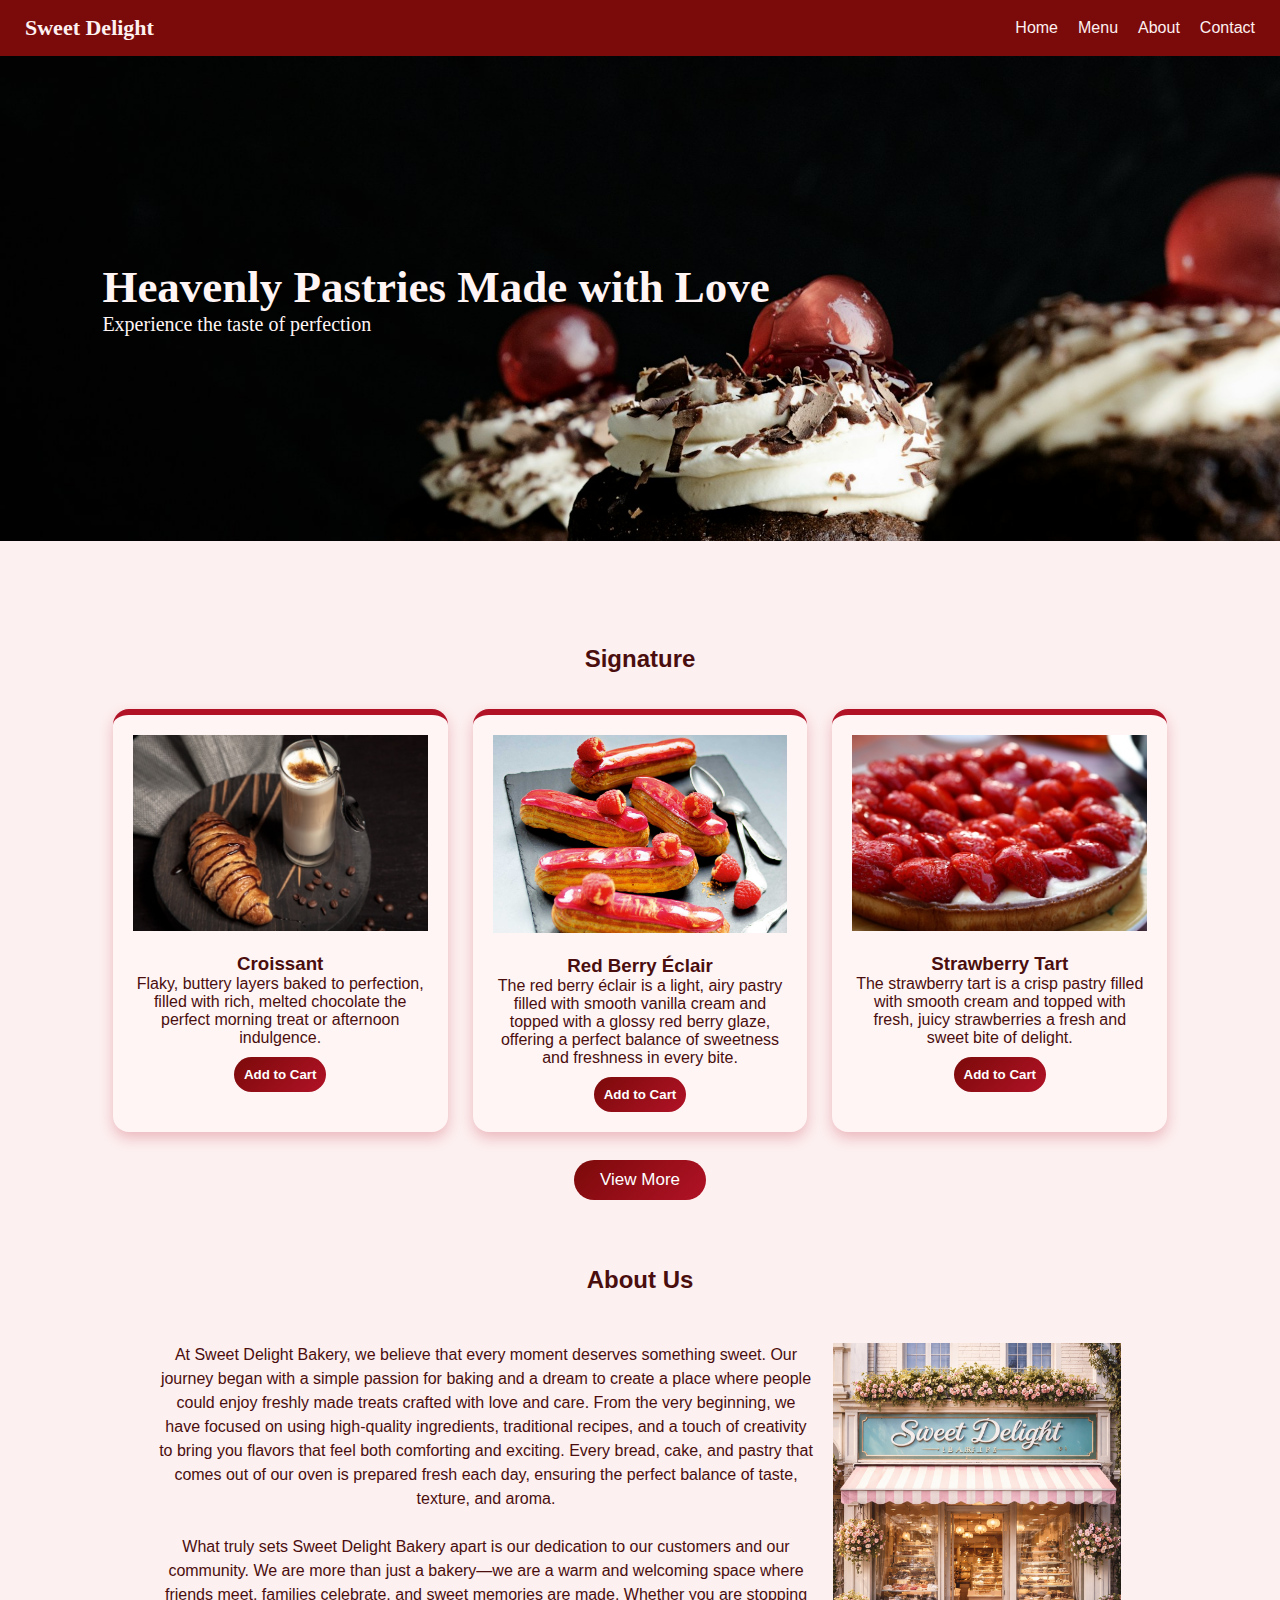
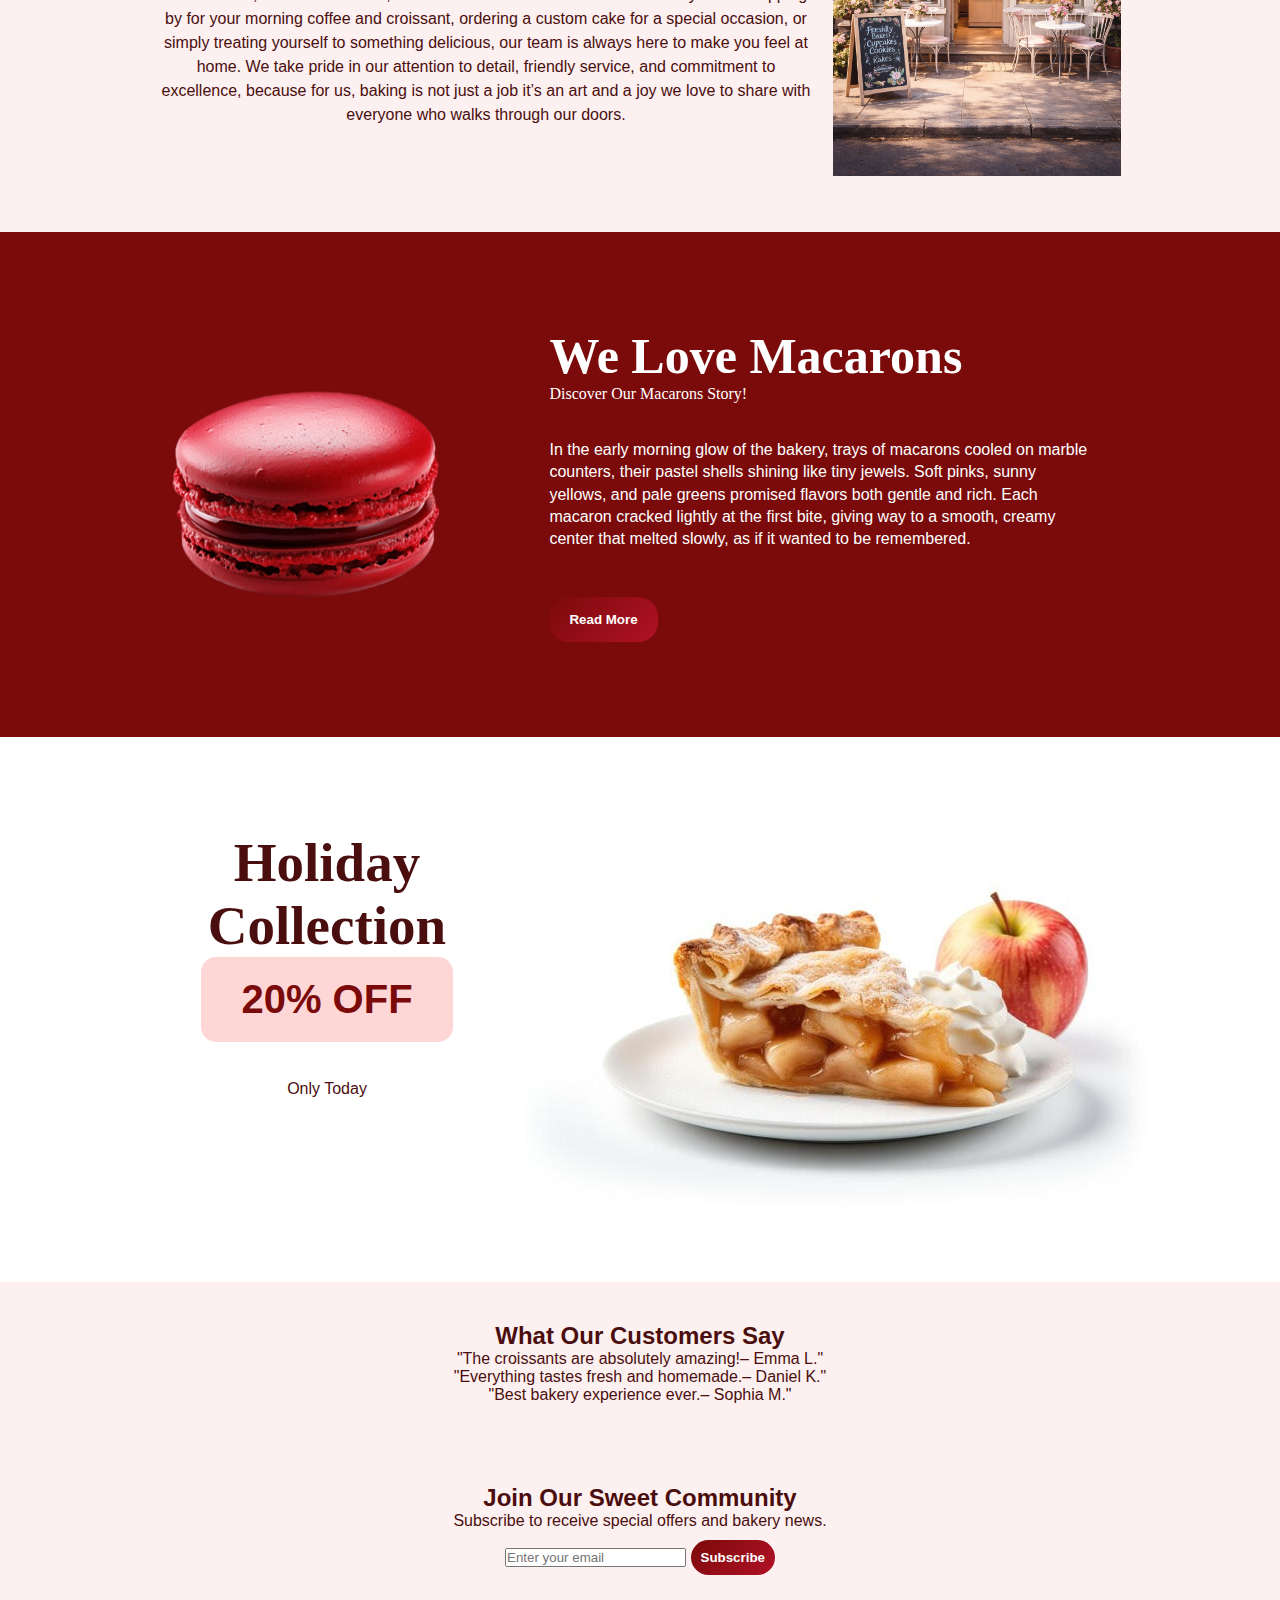
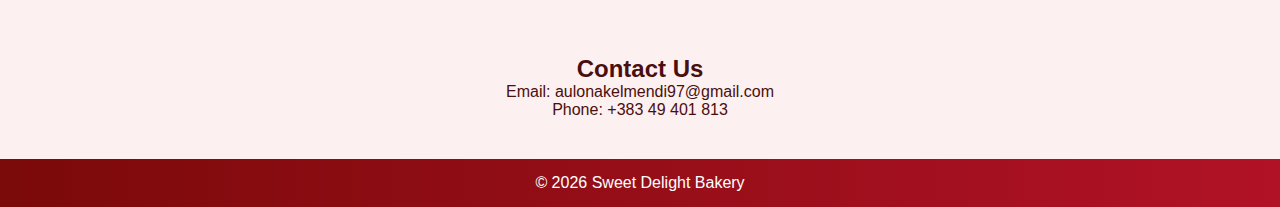
<file: pages/index.html>
<!DOCTYPE html>
<html lang="en">
<head>
    <meta charset="UTF-8">
    <title>Sweet Delight Bakery</title>

    
    <meta name="viewport" content="width=device-width, initial-scale=1.0">
    <meta name="description" content="Sweet Delight Bakery – Fresh pastries made with love every day.">
    <meta name="keywords" content="bakery, pastries, croissant, macarons, desserts">
    <meta name="author" content="Sweet Delight Bakery">

    <link rel="stylesheet" href="../style/style.css">
</head>
<body>

<nav class="navbar">
    <div class="logo">Sweet Delight</div> 
    <div class="menu-toggle" onclick="toggleMenu()">☰</div>

    <ul class="nav-links" id="navLinks">
        <li><a href="#home">Home</a></li>
        <li><a href="pastries.html">Menu</a></li>
        <li><a href="#about">About</a></li>
        <li><a href="#contact">Contact</a></li>
    </ul>
</nav>

<section id="home" class="hero fade-in">
    <h2>Heavenly Pastries Made with Love</h2>
    <p>Experience the taste of perfection</p>
</section>

<section id="menu" class="fade-in">
    <h2>Signature</h2><br><br>

    <div class="menu-container">
        <div class="card">
            <a href="menu.html">
                <img src="../images/croissant.jpg" alt="Fresh buttery croissant">
            </a><br><br>
            <h3>Croissant</h3>
            <p>Flaky, buttery layers baked to perfection, filled with rich, melted chocolate  the perfect morning treat or afternoon indulgence.</p>
             <button id="button">Add to Cart</button> 
        </div>

        <div class="card">
            <a href="chocolateeclera.html">
                <img src="../images/eclair.jpg" alt="Chocolate éclair">
            </a><br><br>
            <h3>Red Berry Éclair</h3>
            <p> The red berry éclair is a light, airy pastry filled with smooth vanilla cream and topped with a glossy red berry glaze, offering a perfect balance of sweetness and freshness in every bite.</p>
            <button>Add to Cart</button>
        </div>

        <div class="card">
            <a href="StrawberryTart.html">
                <img src="../images/tart.jpg" alt="Strawberry tart">
            </a><br><br>
            <h3>Strawberry Tart</h3>
            <p>The strawberry tart is a crisp pastry filled with smooth cream and topped with fresh, juicy strawberries a fresh and sweet bite of delight.</p>
            <button>Add to Cart</button>
        </div>
    </div><br>

    <button class="more"><a href="pastries.html">View More</a></button>
</section>


<section id="about" class="fade-in">
    <h2>About Us</h2><br>
    <div class="aboutus">
        <p>
            At Sweet Delight Bakery, we believe that every moment deserves something sweet. 
            Our journey began with a simple passion for baking and a dream to create a place where people could 
            enjoy freshly made treats crafted with love and care. From the very beginning, we have focused on 
            using high-quality ingredients, traditional recipes, and a touch of creativity to bring you flavors 
            that feel both comforting and exciting. Every bread, cake, and pastry that comes out of our oven is 
            prepared fresh each day, ensuring the perfect balance of taste, texture, and aroma. <br><br>

            What truly sets Sweet Delight Bakery apart is our dedication to our customers and our community. 
            We are more than just a bakery—we are a warm and welcoming space where friends meet, families 
            celebrate, and sweet memories are made. Whether you are stopping by for your morning coffee and 
            croissant, ordering a custom cake for a special occasion, or simply treating yourself to something 
            delicious, our team is always here to make you feel at home. We take pride in our attention to detail, 
            friendly service, and commitment to excellence, because for us, baking is not just a job
            it’s an art and a joy we love to share with everyone who walks through our doors.
        </p>
        <img src="../images/bakery.png" alt="Sweet Delight Bakery">
    </div>
</section>


<div class="macarons fade-in">
    <div class="macaronsContainer">
        <img src="../images/bg.png" alt="Macarons">
        <div class="macaronsContent">
            <h2>We Love Macarons</h2>
            <h4>Discover Our Macarons Story!</h4><br><br>
            <p>
                In the early morning glow of the bakery, trays of macarons cooled on marble 
                counters, their pastel shells shining like tiny jewels. Soft pinks, sunny 
                yellows, and pale greens promised flavors both gentle and rich. Each macaron 
                cracked lightly at the first bite, giving way to a smooth, creamy center that 
                melted slowly, as if it wanted to be remembered.
            </p><br><br>
            <a href="macarons.html" style="text-decoration: none;">
                <button style="padding: 15px 20px;">Read More</button>
            </a>
        </div>
    </div>
</div>


<div class="applepie fade-in">
    <div class="pieContainer">
        <div class="pieContent">
            <h2>Holiday Collection</h2>
            <h3>20% OFF</h3><br><br>
            <p>Only Today</p>
        </div>
        <img src="../images/applepiee.jpg" alt="Apple pie">
    </div>
</div>


<section id="testimonials" class="fade-in">
    <h2>What Our Customers Say</h2>
    <div class="testimonial-container">
        <div class="testimonial">
            <p>"The croissants are absolutely amazing!– Emma L."</p>
        </div>
        <div class="testimonial">
            <p>"Everything tastes fresh and homemade.– Daniel K."</p>
        </div>
        <div class="testimonial">
            <p>"Best bakery experience ever.– Sophia M."</p>
        </div>
    </div>
</section>


<section class="newsletter fade-in">
    <h2>Join Our Sweet Community</h2>
    <p>Subscribe to receive special offers and bakery news.</p>
    <form>
        <input type="email" class="input" placeholder="Enter your email" required>
        <button type="submit">Subscribe</button>
    </form>
</section>

<section id="contact">
    <h2>Contact Us</h2>
    <p>Email: aulonakelmendi97@gmail.com</p>
    <p>Phone: +383 49 401 813</p>
</section>

<footer>
    <p>© 2026 Sweet Delight Bakery</p>
</footer>



<script src="../script/script.js"></script>
</body>
</html>
</file>
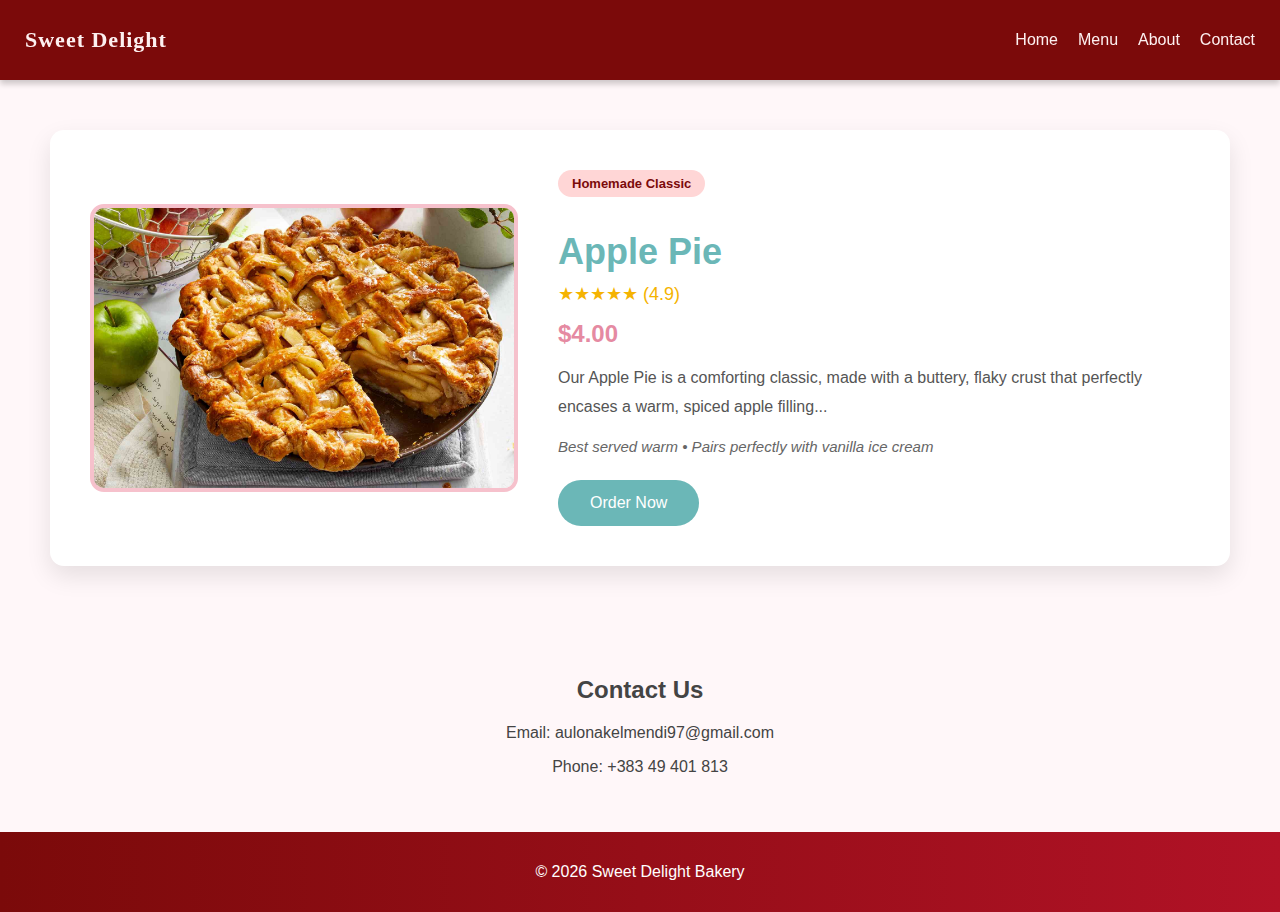
<file: pages/applepie.html>
<!DOCTYPE html>
<html lang="en">
<head>
  <meta charset="UTF-8">
  <title>Apple Pie | Sweet Delight Bakery</title>

  <style>
    body {
      margin: 0;
      font-family: "Segoe UI", sans-serif;
      background-color: #fff7f9;
      color: #444;
    }

.navbar {
    display: flex;
    justify-content: space-between;
    align-items: center;
    background: #7b0a0a;
    padding: 15px 25px;
    box-shadow: 0 4px 6px rgba(0,0,0,0.2);
    position: sticky;
    top: 0;
    z-index: 1000;
}

.logo {
    color: #fdf0f0;
    font-size: 22px;
    font-weight: bold;
    font-family: Brush Script MT;
    letter-spacing: 1px;
}

.nav-links {
    list-style: none;
    display: flex;
    gap: 20px;
}

.nav-links li a {
    color: #fdf0f0;
    text-decoration: none;
    font-family: Arial;
    position: relative; 
}

.nav-links li a:hover {
    color: #ffd6d6;
}

.nav-links li a::after {
    content: "";
    position: absolute;
    width: 0;
    height: 2px;
    left: 0;
    bottom: -4px;
    background: #ffd6d6;
    transition: width 0.3s ease;
}

.nav-links li a:hover::after {
    width: 100%;
}

.menu-toggle {
    display: none;
    font-size: 26px;
    color: #fdf0f0;
    cursor: pointer;
}

.container {
  max-width: 1100px;
  margin: 50px auto;
  background: #ffffff;
  padding: 40px;
  border-radius: 14px;
  box-shadow: 0 10px 25px rgba(0,0,0,0.1);
  animation: fadeUp 1s ease;
}

.product {
  display: flex;
  gap: 40px;
  flex-wrap: wrap;
  align-items: center;
}

.product img {
  max-width: 420px;
  width: 100%;
  border-radius: 14px;
  border: 4px solid #f6c1cc;
  transition: transform 0.5s ease, box-shadow 0.5s ease;
}

.product img:hover {
  transform: scale(1.06) rotate(-1deg);
  box-shadow: 0 16px 32px rgba(0,0,0,0.25);
}

.product-details {
  flex: 1;
}

.tag {
  display: inline-block;
  background: #ffd6d6;
  color: #7b0a0a;
  padding: 6px 14px;
  border-radius: 20px;
  font-size: 13px;
  font-weight: bold;
  margin-bottom: 10px;
}

h1 {
  font-size: 36px;
  color: #6bb7b7;
  margin-bottom: 10px;
}

.rating {
  color: #f5b301;
  font-size: 18px;
  margin-bottom: 10px;
}

.price {
  font-size: 24px;
  color: #e58aa2;
  margin: 15px 0;
  font-weight: bold;
}

.description {
  font-size: 16px;
  line-height: 1.8;
  color: #555;
}

.serving {
  margin-top: 15px;
  font-size: 15px;
  color: #666;
  font-style: italic;
}

.btn {
  display: inline-block;
  margin-top: 25px;
  padding: 14px 32px;
  background-color: #6bb7b7;
  color: #ffffff;
  text-decoration: none;
  border-radius: 30px;
  font-size: 16px;
  transition: 0.3s ease;
}

.btn:hover {
  background-color: #559e9e;
  transform: translateY(-2px);
  box-shadow: 0 8px 18px rgba(0,0,0,0.25); 
}

section {
  padding: 40px 20px;
  text-align: center;
}

footer {
  background: linear-gradient(90deg, #7b0a0a, #b11226);
  color: white;
  text-align: center;
  padding: 15px;
}

@media (max-width: 768px) {
  .menu-toggle {
    display: block; 
  }

  .nav-links {
    display: none; 
    flex-direction: column;
    background: #7b0a0a;
    position: absolute;
    top: 65px;
    right: 0;
    width: 200px;
    padding: 20px;
  }

  .nav-links.active {
    display: flex; 
  }

  .product {
    text-align: center;
  }
}

@keyframes fadeUp {
  from {
    opacity: 0;
    transform: translateY(25px);
  }
  to {
    opacity: 1;
    transform: translateY(0);
  }
}
  </style>
</head>
<body>

<nav class="navbar">
  <div class="logo">Sweet Delight</div>
  <div class="menu-toggle" onclick="toggleMenu()">☰</div>

  <ul class="nav-links" id="navLinks">
    <li><a href="index.html">Home</a></li>
    <li><a href="pastries.html">Menu</a></li>
    <li><a href="index.html#about">About</a></li>
    <li><a href="#contact">Contact</a></li>
  </ul>
</nav>

<div class="container">
  <div class="product">
    <img src="../images/applepie.jpg" alt="applepie">

    <div class="product-details">
      <span class="tag">Homemade Classic</span>

      <h1>Apple Pie</h1>
      <div class="rating">★★★★★ (4.9)</div>

      <p class="price">$4.00</p>

      <p class="description">
        Our Apple Pie is a comforting classic, made with a buttery, flaky crust 
        that perfectly encases a warm, spiced apple filling...
      </p>

      <div class="serving">
        Best served warm • Pairs perfectly with vanilla ice cream
      </div>

      <a href="#" class="btn">Order Now</a>

      
      <p id="cartMessage" style="display:none; margin-top:15px; color:#7b0a0a; font-weight:bold;">
        In the cart – Enjoy ❤️
      </p>
    </div>
  </div>
</div>

<section id="contact">
  <h2>Contact Us</h2>
  <p>Email: aulonakelmendi97@gmail.com</p>
  <p>Phone: +383 49 401 813</p>
</section>

<footer>
  <p>© 2026 Sweet Delight Bakery</p>
</footer>

<script>
  function toggleMenu() {
    document.getElementById("navLinks").classList.toggle("active");
  }

  const orderBtn = document.querySelector(".btn");
  const cartMessage = document.getElementById("cartMessage");

  orderBtn.addEventListener("click", function (e) {
    e.preventDefault();
    cartMessage.style.display = "block";
  });
</script>

</body>
</html>
</file>
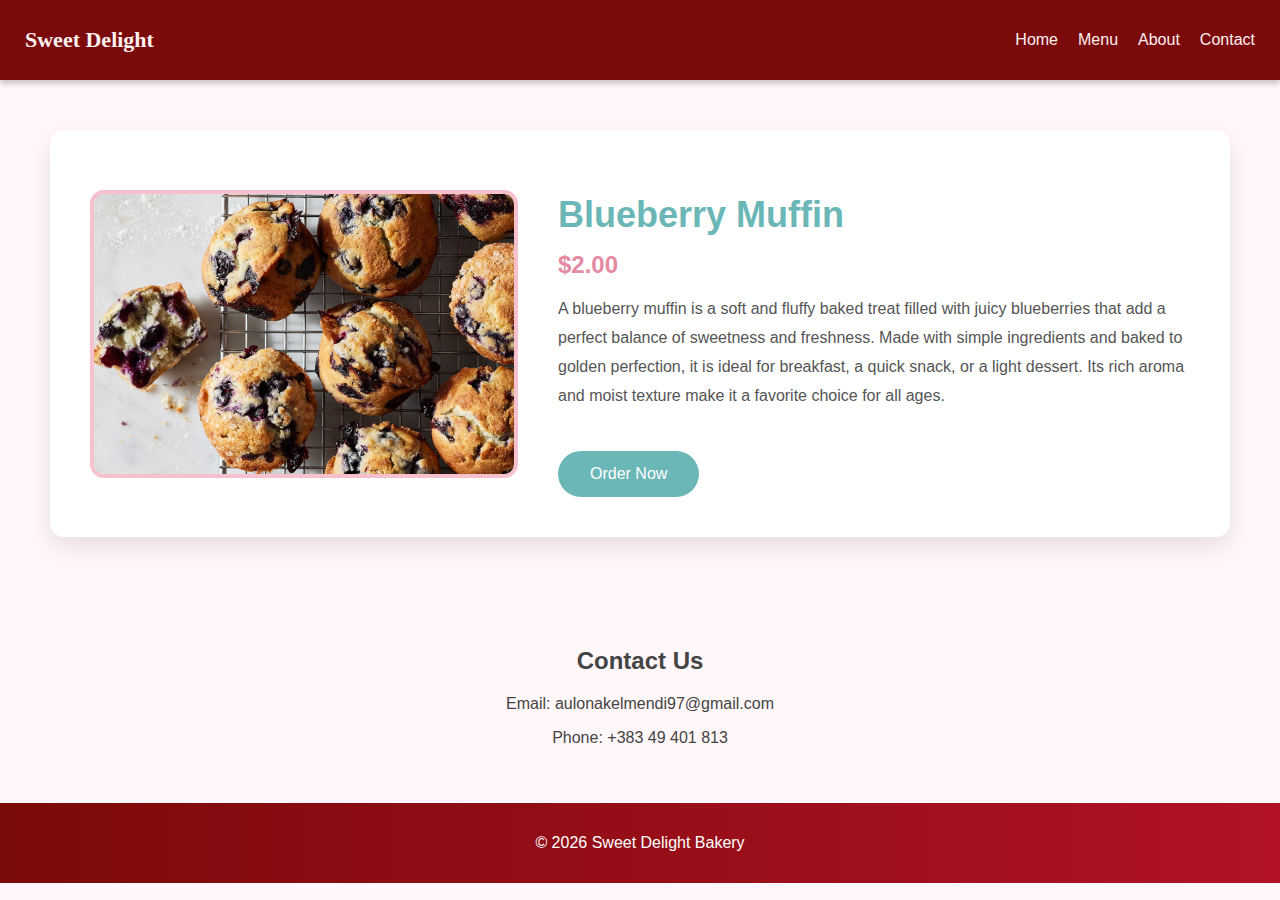
<file: pages/blueberrymuffin.html>
<!DOCTYPE html>
<html lang="en">
<head>
  <meta charset="UTF-8">
  <title>Blueberry Muffin | Sweet Delight Bakery</title>

  <style>
    body {
      margin: 0;
      font-family: "Segoe UI", sans-serif;
      background-color: #fff7f9;
      color: #444;
    }

    /******** NAVBAR ********/
.navbar {
    display: flex;
    justify-content: space-between;
    align-items: center;
    background: #7b0a0a;
    padding: 15px 25px;
    box-shadow: 0 4px 6px rgba(0,0,0,0.2);
}

.logo {
    color: #fdf0f0;
    font-size: 22px;
    font-weight: bold;
    font-family: Brush Script MT;
}

.nav-links {
    list-style: none;
    display: flex;
    gap: 20px;
}

.nav-links li a {
    color: #fdf0f0;
    text-decoration: none;
    font-family: Arial;
}

.nav-links li a:hover {
    color: #ffd6d6;
}

.menu-toggle {
    display: none;
    font-size: 26px;
    color: #fdf0f0;
    cursor: pointer;
}

    .container {
      max-width: 1100px;
      margin: 50px auto;
      background: #ffffff;
      padding: 40px;
      border-radius: 14px;
      box-shadow: 0 10px 25px rgba(0,0,0,0.1);
    }

    .product {
      display: flex;
      gap: 40px;
      flex-wrap: wrap;
      align-items: center;
    }

    .product img {
      max-width: 420px;
      width: 100%;
      border-radius: 14px;
      border: 4px solid #f6c1cc;
    }

    .product-details {
      flex: 1;
    }

    h1 {
      font-size: 36px;
      color: #6bb7b7;
      margin-bottom: 10px;
    }

    .price {
      font-size: 24px;
      color: #e58aa2;
      margin: 15px 0;
      font-weight: bold;
    }

    .description {
      font-size: 16px;
      line-height: 1.8;
      color: #555;
    }

    .btn {
      display: inline-block;
      margin-top: 25px;
      padding: 14px 32px;
      background-color: #6bb7b7;
      color: #ffffff;
      text-decoration: none;
      border-radius: 30px;
      font-size: 16px;
      transition: 0.3s ease;
    }

    .btn:hover {
      background-color: #559e9e;
      transform: translateY(-2px);
    }

    /******** SECTIONS ********/
section {
    padding: 40px 20px;
    text-align: center;
}


    /******** FOOTER ********/
footer {
    background: linear-gradient(90deg, #7b0a0a, #b11226);
    color: white;
    text-align: center;
    padding: 15px;
}

    @media (max-width: 768px) {
      .product {
        text-align: center;
      }
    }
  </style>
</head>
<body>

    <nav class="navbar">
    <div class="logo">Sweet Delight</div>

    <div class="menu-toggle" onclick="toggleMenu()">☰</div>

    <ul class="nav-links" id="navLinks">
        <li><a href="index.html">Home</a></li>
        <li><a href="pastries.html">Menu</a></li>
        <li><a href="index.html#about">About</a></li>
        <li><a href="#contact">Contact</a></li>
    </ul>
</nav>

  <div class="container">
    <div class="product">

      <img src="../images/blueberry.avif" alt="Chocolate Éclair">

      <div class="product-details">
        <h1>Blueberry Muffin</h1>
        <!--Test comment-->
        <p class="price">$2.00</p>

        <p class="description">
          A blueberry muffin is a soft and fluffy baked treat filled with juicy blueberries
         that add a perfect balance of sweetness and freshness. Made with simple ingredients 
         and baked to golden perfection, it is ideal for breakfast, a quick snack, or a light 
         dessert. Its rich aroma and moist texture make it a favorite choice for all ages.
        </p>

        <a href="#" class="btn">Order Now</a>
      </div>

    </div>
  </div>

  <section id="contact">
    <h2>Contact Us</h2>
    <p>Email: aulonakelmendi97@gmail.com</p>
    <p>Phone: +383 49 401 813</p>
</section>

<footer>
    <p>© 2026 Sweet Delight Bakery</p>
</footer>

</body>
</html>
</file>
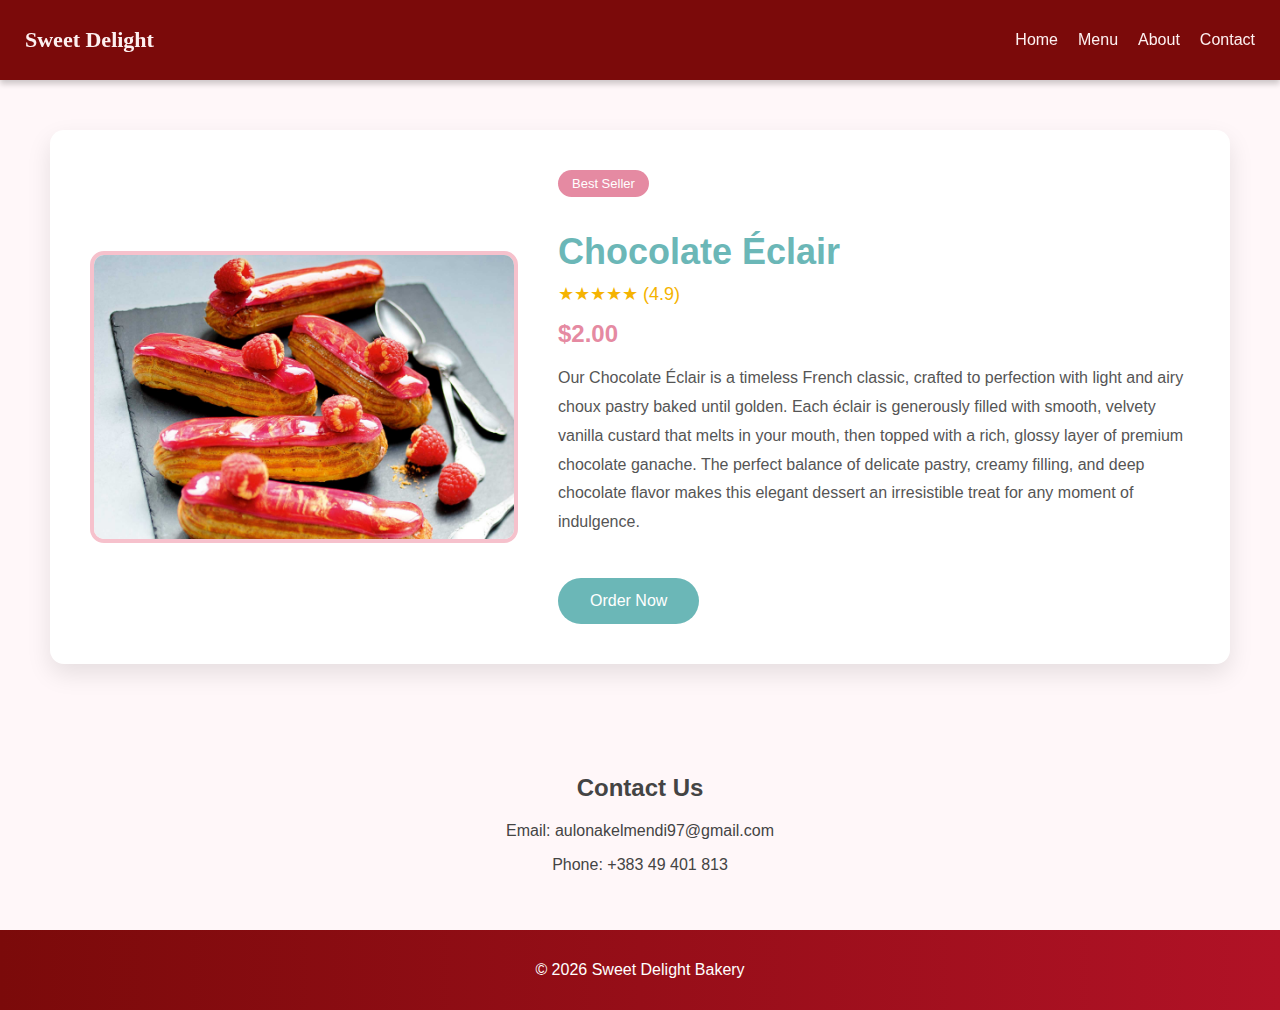
<file: pages/chocolateeclera.html>
<!DOCTYPE html>
<html lang="en">
<head>
  <meta charset="UTF-8">
  <title>Chocolate Éclair | Sweet Delight Bakery</title>

  <style>
    body {
      margin: 0;
      font-family: "Segoe UI", sans-serif;
      background-color: #fff7f9;
      color: #444;
    }

    
.navbar {
    display: flex;
    justify-content: space-between;
    align-items: center;
    background: #7b0a0a;
    padding: 15px 25px;
    box-shadow: 0 4px 6px rgba(0,0,0,0.2);
    position: sticky; 
    top: 0;           
    z-index: 1000;    
}

.logo {
    color: #fdf0f0;
    font-size: 22px;
    font-weight: bold;
    font-family: Brush Script MT;
}

.nav-links {
    list-style: none;
    display: flex;
    gap: 20px;
}

.nav-links li a {
    color: #fdf0f0;
    text-decoration: none;
    font-family: Arial;
}

.nav-links li a:hover {
    color: #ffd6d6;
}

.menu-toggle {
    display: none;
    font-size: 26px;
    color: #fdf0f0;
    cursor: pointer;
}

    .container {
      max-width: 1100px;
      margin: 50px auto;
      background: #ffffff;
      padding: 40px;
      border-radius: 14px;
      box-shadow: 0 10px 25px rgba(0,0,0,0.1);
      animation: fadeIn 1s ease; 
    }

    .product {
      display: flex;
      gap: 40px;
      flex-wrap: wrap;
      align-items: center;
    }

    .product img {
      max-width: 420px;
      width: 100%;
      border-radius: 14px;
      border: 4px solid #f6c1cc;
      transition: transform 0.3s ease; 
    }

    .product img:hover {
      transform: scale(1.05); 
    }

    .product-details {
      flex: 1;
    }

    h1 {
      font-size: 36px;
      color: #6bb7b7;
      margin-bottom: 10px;
    }

    .price {
      font-size: 24px;
      color: #e58aa2;
      margin: 15px 0;
      font-weight: bold;
    }

    
    .rating {
      color: #f5b301;
      font-size: 18px;
      margin-bottom: 10px;
    }

    .description {
      font-size: 16px;
      line-height: 1.8;
      color: #555;
    }

    .btn {
      display: inline-block;
      margin-top: 25px;
      padding: 14px 32px;
      background-color: #6bb7b7;
      color: #ffffff;
      text-decoration: none;
      border-radius: 30px;
      font-size: 16px;
      transition: 0.3s ease;
    }

    .btn:hover {
      background-color: #559e9e;
      transform: translateY(-2px);
    }

    
    .badge {
      display: inline-block;
      background: #e58aa2;
      color: white;
      padding: 6px 14px;
      border-radius: 20px;
      font-size: 13px;
      margin-bottom: 10px;
    }

    
section {
    padding: 40px 20px;
    text-align: center;
}

    
footer {
    background: linear-gradient(90deg, #7b0a0a, #b11226);
    color: white;
    text-align: center;
    padding: 15px;
}

    @media (max-width: 768px) {

      .menu-toggle {
        display: block; 
      }

      .nav-links {
        display: none; 
        flex-direction: column; 
        background: #7b0a0a; 
        position: absolute;
        top: 65px; 
        right: 0; 
        width: 200px;
        padding: 20px; 
      }

      .nav-links.active {
        display: flex; 
      }

      .product {
        text-align: center;
      }
    }

    /* ADDED */
    @keyframes fadeIn {
      from {
        opacity: 0;
        transform: translateY(20px);
      }
      to {
        opacity: 1;
        transform: translateY(0);
      }
    }
  </style>
</head>
<body>

<nav class="navbar">
    <div class="logo">Sweet Delight</div>

    <div class="menu-toggle" onclick="toggleMenu()">☰</div>

    <ul class="nav-links" id="navLinks">
        <li><a href="index.html">Home</a></li>
        <li><a href="pastries.html">Menu</a></li>
        <li><a href="index.html#about">About</a></li>
        <li><a href="#contact">Contact</a></li>
    </ul>
</nav>

<div class="container">
  <div class="product">

    <img src="../images/eclair.jpg" alt="Chocolate Éclair">

    <div class="product-details">

      
      <span class="badge">Best Seller</span>

      <h1>Chocolate Éclair</h1>

    
      <div class="rating">★★★★★ (4.9)</div>

      <p class="price">$2.00</p>

      <p class="description">
        Our Chocolate Éclair is a timeless French classic, crafted to perfection with light and 
        airy choux pastry baked until golden. Each éclair is generously filled with smooth, velvety 
        vanilla custard that melts in your mouth, then topped with a rich, glossy layer of premium 
        chocolate ganache. The perfect balance of delicate pastry, creamy filling, and deep chocolate 
        flavor makes this elegant dessert an irresistible treat for any moment of indulgence.
      </p>

      <a href="#" class="btn">Order Now</a>
    </div>

  </div>
</div>

<section id="contact">
  <h2>Contact Us</h2>
  <p>Email: aulonakelmendi97@gmail.com</p>
  <p>Phone: +383 49 401 813</p>
</section>

<footer>
  <p>© 2026 Sweet Delight Bakery</p>
</footer>


<script>
  function toggleMenu() {
    document.getElementById("navLinks").classList.toggle("active");
  }
</script>

</body>
</html>
</file>
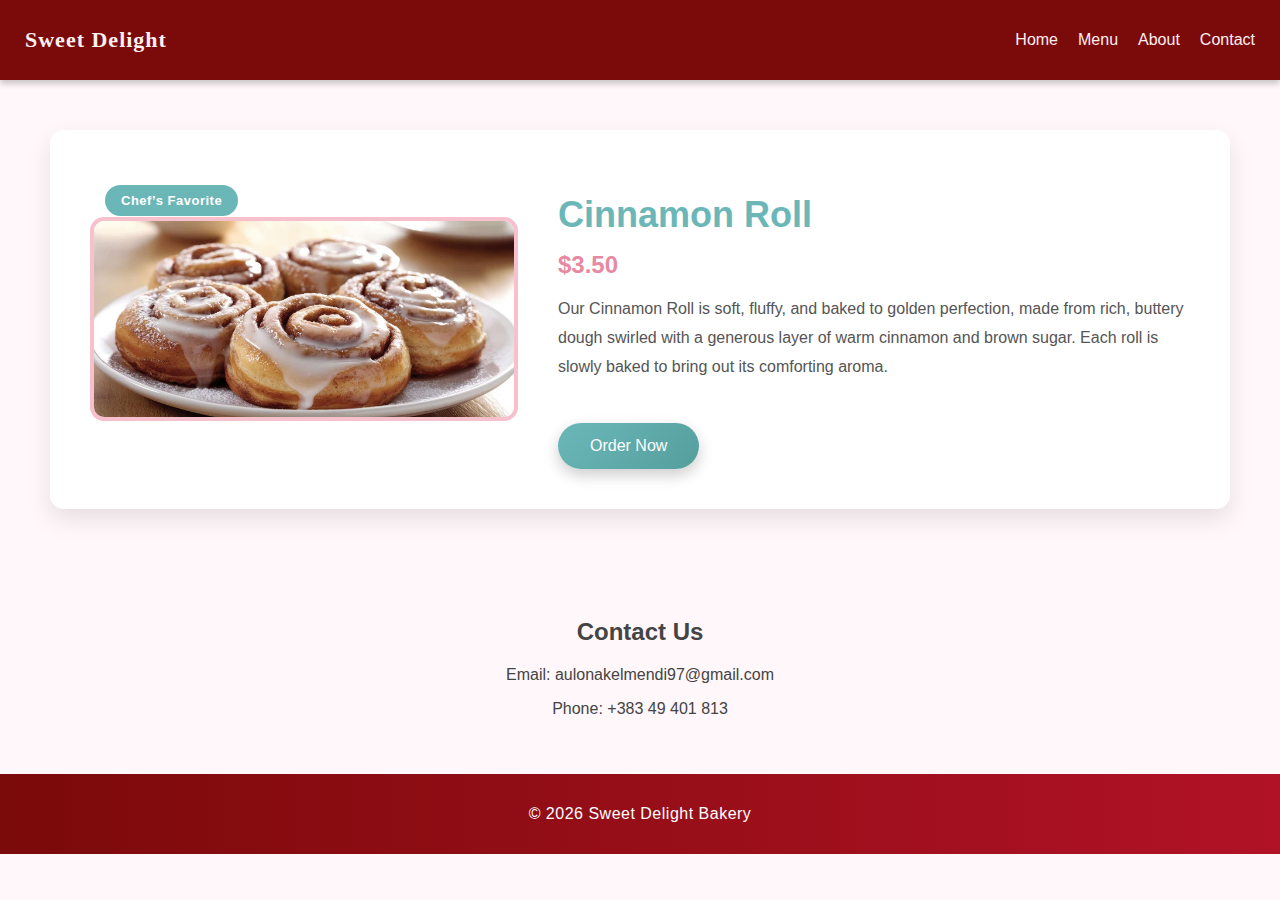
<file: pages/cinnamonRoll.html>
<!DOCTYPE html>
<html lang="en">
<head>
  <meta charset="UTF-8">
  <title>Cinnamon Roll | Sweet Delight Bakery</title>

  <style>
    body {
      margin: 0;
      font-family: "Segoe UI", sans-serif;
      background-color: #fff7f9;
      color: #444;
    }

    .navbar {
      display: flex;
      justify-content: space-between;
      align-items: center;
      background: #7b0a0a;
      padding: 15px 25px;
      box-shadow: 0 4px 6px rgba(0,0,0,0.2);
      position: sticky;
      top: 0;
      z-index: 1000;
    }

    .logo {
      color: #fdf0f0;
      font-size: 22px;
      font-weight: bold;
      font-family: Brush Script MT;
      letter-spacing: 1px;
    }

    .nav-links {
      list-style: none;
      display: flex;
      gap: 20px;
    }

    .nav-links li a {
      color: #fdf0f0;
      text-decoration: none;
      font-family: Arial;
      position: relative;
    }

    .nav-links li a::after {
      content: "";
      position: absolute;
      width: 0;
      height: 2px;
      left: 0;
      bottom: -4px;
      background: #ffd6d6;
      transition: width 0.3s ease;
    }

    .nav-links li a:hover::after {
      width: 100%;
    }

    .menu-toggle {
      display: none;
      font-size: 26px;
      color: #fdf0f0;
      cursor: pointer;
    }

    .container {
      max-width: 1100px;
      margin: 50px auto;
      background: #ffffff;
      padding: 40px;
      border-radius: 14px;
      box-shadow: 0 10px 25px rgba(0,0,0,0.1);
      animation: fadeIn 1.2s ease forwards;
    }

    .product {
      display: flex;
      gap: 40px;
      flex-wrap: wrap;
      align-items: center;
      position: relative;
    }

    .chef-favorite {
      position: absolute;
      top: 15px;
      left: 15px;
      background: #6bb7b7;
      color: white;
      padding: 8px 16px;
      border-radius: 20px;
      font-size: 13px;
      font-weight: 600;
      letter-spacing: 0.5px;
    }

    .product img {
      max-width: 420px;
      width: 100%;
      border-radius: 14px;
      border: 4px solid #f6c1cc;
      transition: transform 0.5s ease, box-shadow 0.5s ease;
    }

    .product img:hover {
      transform: scale(1.06);
      box-shadow: 0 18px 40px rgba(0,0,0,0.25);
    }

    .product-details {
      flex: 1;
      animation: slideLeft 1.1s ease forwards;
    }

    h1 {
      font-size: 36px;
      color: #6bb7b7;
      margin-bottom: 10px;
    }

    .price {
      font-size: 24px;
      color: #e58aa2;
      margin: 15px 0;
      font-weight: bold;
    }

    .description {
      font-size: 16px;
      line-height: 1.8;
      color: #555;
    }

    .btn {
      display: inline-block;
      margin-top: 25px;
      padding: 14px 32px;
      background: linear-gradient(135deg, #6bb7b7, #559e9e);
      color: #ffffff;
      text-decoration: none;
      border-radius: 30px;
      font-size: 16px;
      transition: 0.3s ease;
      box-shadow: 0 6px 15px rgba(0,0,0,0.2);
      cursor: pointer;
    }

    .btn:hover {
      transform: translateY(-3px);
      box-shadow: 0 10px 22px rgba(0,0,0,0.3);
    }

    /* ✅ SHTESË E VOGËL – VETËM KJO */
    .cart-message {
      margin-top: 12px;
      font-size: 17px;
      font-weight: bold;
      color: #7b0a0a;
      display: none;
    }

    section {
      padding: 40px 20px;
      text-align: center;
    }

    footer {
      background: linear-gradient(90deg, #7b0a0a, #b11226);
      color: white;
      text-align: center;
      padding: 15px;
      letter-spacing: 0.5px;
    }

    @keyframes fadeIn {
      from { opacity: 0; transform: translateY(25px); }
      to { opacity: 1; transform: translateY(0); }
    }

    @keyframes slideLeft {
      from { opacity: 0; transform: translateX(-40px); }
      to { opacity: 1; transform: translateX(0); }
    }

    @media (max-width: 768px) {
      .product { text-align: center; }
      .nav-links { display: none; }
      .menu-toggle { display: block; }
    }
  </style>
</head>
<body>

<nav class="navbar">
  <div class="logo">Sweet Delight</div>
  <div class="menu-toggle">☰</div>
  <ul class="nav-links">
    <li><a href="index.html">Home</a></li>
    <li><a href="pastries.html">Menu</a></li>
    <li><a href="index.html#about">About</a></li>
    <li><a href="#contact">Contact</a></li>
  </ul>
</nav>

<div class="container">
  <div class="product">

    <div class="chef-favorite">Chef’s Favorite</div>

    <img src="../images/CinnamonRoll.jpg" alt="Cinnamon Roll">

    <div class="product-details">
      <h1>Cinnamon Roll</h1>
      <p class="price">$3.50</p>

      <p class="description">
        Our Cinnamon Roll is soft, fluffy, and baked to golden perfection, made from rich,
        buttery dough swirled with a generous layer of warm cinnamon and brown sugar.
        Each roll is slowly baked to bring out its comforting aroma.
      </p>

      
      <a href="#" class="btn" onclick="addToCart()">Order Now</a>

      
      <p id="cartMessage" class="cart-message">
        In the cart – Enjoy ❤️
      </p>

    </div>
  </div>
</div>

<section id="contact">
  <h2>Contact Us</h2>
  <p>Email: aulonakelmendi97@gmail.com</p>
  <p>Phone: +383 49 401 813</p>
</section>

<footer>
  <p>© 2026 Sweet Delight Bakery</p>
</footer>


<script>
  function addToCart() {
    document.getElementById("cartMessage").style.display = "block";
  }
</script>

</body>
</html>
</file>
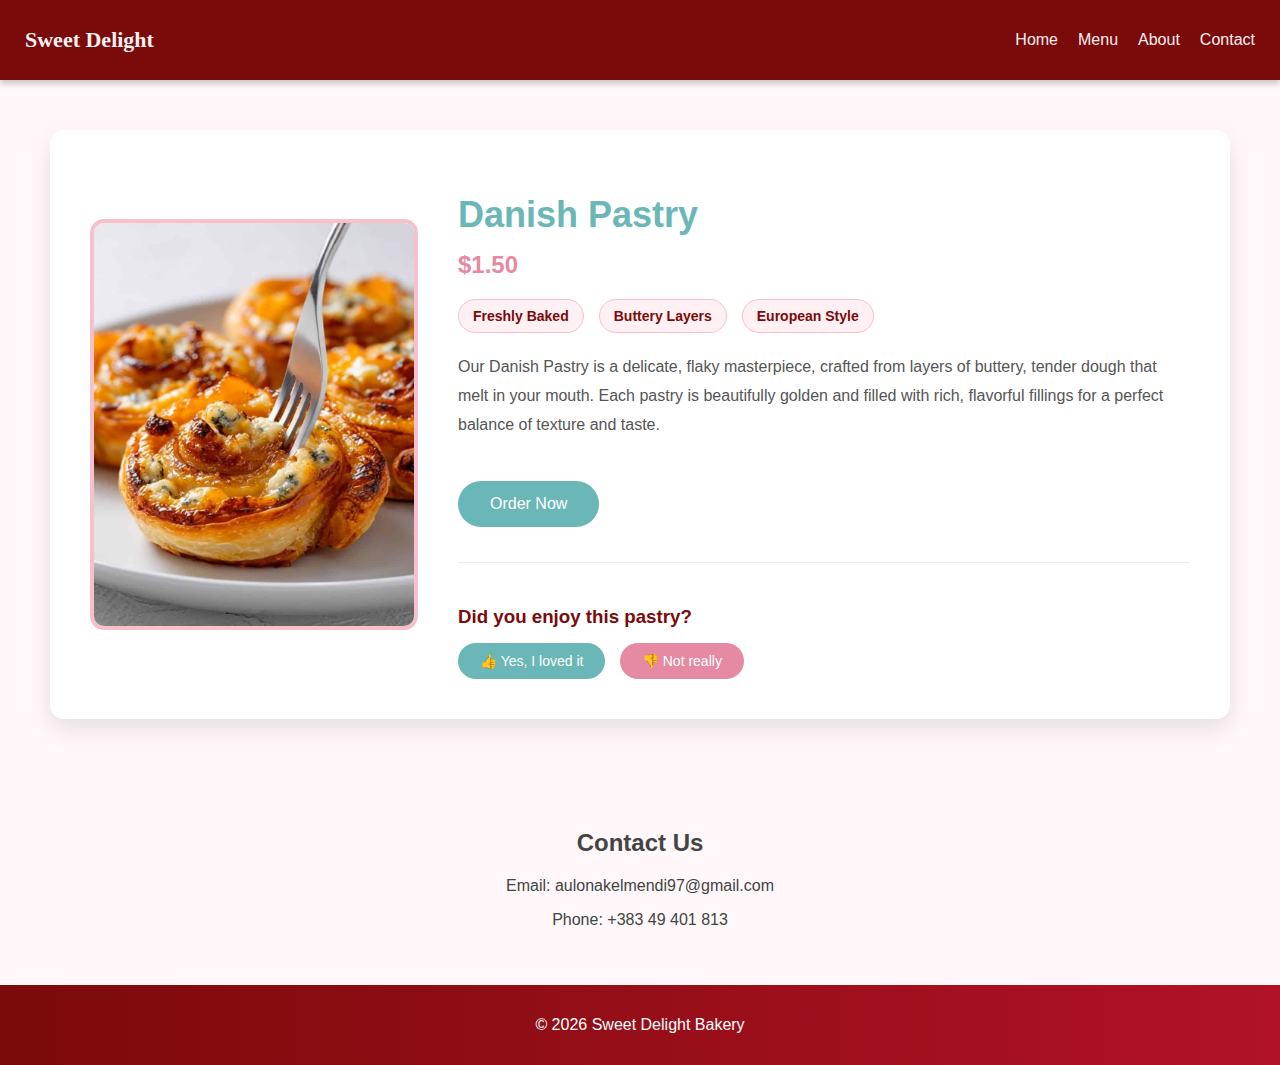
<file: pages/danishpastry.html>
<!DOCTYPE html>
<html lang="en">
<head>
  <meta charset="UTF-8">
  <title>Danish Pastry | Sweet Delight Bakery</title>

  <style>
    body {
      margin: 0;
      font-family: "Segoe UI", sans-serif;
      background-color: #fff7f9;
      color: #444;
    }

    .navbar {
      display: flex;
      justify-content: space-between;
      align-items: center;
      background: #7b0a0a;
      padding: 15px 25px;
      box-shadow: 0 4px 6px rgba(0,0,0,0.2);
    }

    .logo {
      color: #fdf0f0;
      font-size: 22px;
      font-weight: bold;
      font-family: Brush Script MT;
    }

    .nav-links {
      list-style: none;
      display: flex;
      gap: 20px;
    }

    .nav-links li a {
      color: #fdf0f0;
      text-decoration: none;
      font-family: Arial;
    }

    .nav-links li a:hover {
      color: #ffd6d6;
    }

    .container {
      max-width: 1100px;
      margin: 50px auto;
      background: #ffffff;
      padding: 40px;
      border-radius: 14px;
      box-shadow: 0 10px 25px rgba(0,0,0,0.1);
    }

    .product {
      display: flex;
      gap: 40px;
      flex-wrap: wrap;
      align-items: center;
    }

    .product img {
      max-width: 320px;
      width: 100%;
      border-radius: 14px;
      border: 4px solid #f6c1cc;
    }

    .product-details {
      flex: 1;
    }

    h1 {
      font-size: 36px;
      color: #6bb7b7;
      margin-bottom: 10px;
    }

    .price {
      font-size: 24px;
      color: #e58aa2;
      margin: 15px 0;
      font-weight: bold;
    }

    .description {
      font-size: 16px;
      line-height: 1.8;
      color: #555;
    }

    .highlights {
      display: flex;
      gap: 15px;
      margin: 20px 0;
      flex-wrap: wrap;
    }

    .highlight {
      background: #fff0f3;
      border: 1px solid #f6c1cc;
      padding: 8px 14px;
      border-radius: 20px;
      font-size: 14px;
      color: #7b0a0a;
      font-weight: 600;
    }

    .btn {
      display: inline-block;
      margin-top: 25px;
      padding: 14px 32px;
      background-color: #6bb7b7;
      color: #ffffff;
      text-decoration: none;
      border-radius: 30px;
      font-size: 16px;
      transition: 0.3s ease;
      cursor: pointer;
    }

    .btn:hover {
      background-color: #559e9e;
      transform: translateY(-2px);
    }

    /* ✅ SHTESË – mesazhi i cart-it */
    .cart-message {
      margin-top: 12px;
      font-size: 17px;
      font-weight: bold;
      color: #7b0a0a;
      display: none;
    }

    .feedback {
      margin-top: 35px;
      padding-top: 25px;
      border-top: 1px solid #eee;
    }

    .feedback h3 {
      margin-bottom: 15px;
      color: #7b0a0a;
    }

    .feedback-buttons button {
      padding: 10px 22px;
      margin-right: 10px;
      border: none;
      border-radius: 25px;
      cursor: pointer;
      font-size: 14px;
      transition: 0.3s;
    }

    .like {
      background-color: #6bb7b7;
      color: white;
    }

    .dislike {
      background-color: #e58aa2;
      color: white;
    }

    .feedback-buttons button:hover {
      opacity: 0.85;
      transform: translateY(-2px);
    }

    section {
      padding: 40px 20px;
      text-align: center;
    }

    footer {
      background: linear-gradient(90deg, #7b0a0a, #b11226);
      color: white;
      text-align: center;
      padding: 15px;
    }

    @media (max-width: 768px) {
      .product {
        text-align: center;
      }
    }
  </style>
</head>
<body>

<nav class="navbar">
  <div class="logo">Sweet Delight</div>
  <ul class="nav-links">
    <li><a href="index.html">Home</a></li>
    <li><a href="pastries.html">Menu</a></li>
    <li><a href="index.html#about">About</a></li>
    <li><a href="#contact">Contact</a></li>
  </ul>
</nav>

<div class="container">
  <div class="product">

    <img src="../images/DanishPastry.jpg" alt="Danish Pastry">

    <div class="product-details">
      <h1>Danish Pastry</h1>
      <p class="price">$1.50</p>

      <div class="highlights">
        <div class="highlight">Freshly Baked</div>
        <div class="highlight">Buttery Layers</div>
        <div class="highlight">European Style</div>
      </div>

      <p class="description">
        Our Danish Pastry is a delicate, flaky masterpiece, crafted from layers of buttery,
        tender dough that melt in your mouth. Each pastry is beautifully golden and filled
        with rich, flavorful fillings for a perfect balance of texture and taste.
      </p>

      
      <a href="#" class="btn" onclick="addToCart()">Order Now</a>

      
      <p id="cartMessage" class="cart-message">
        In the cart – Enjoy ❤️
      </p>

      <div class="feedback">
        <h3>Did you enjoy this pastry?</h3>
        <div class="feedback-buttons">
          <button class="like">👍 Yes, I loved it</button>
          <button class="dislike">👎 Not really</button>
        </div>
      </div>

    </div>
  </div>
</div>

<section id="contact">
  <h2>Contact Us</h2>
  <p>Email: aulonakelmendi97@gmail.com</p>
  <p>Phone: +383 49 401 813</p>
</section>

<footer>
  <p>© 2026 Sweet Delight Bakery</p>
</footer>


<script>
  function addToCart() {
    document.getElementById("cartMessage").style.display = "block";
  }
</script>

</body>
</html>
</file>
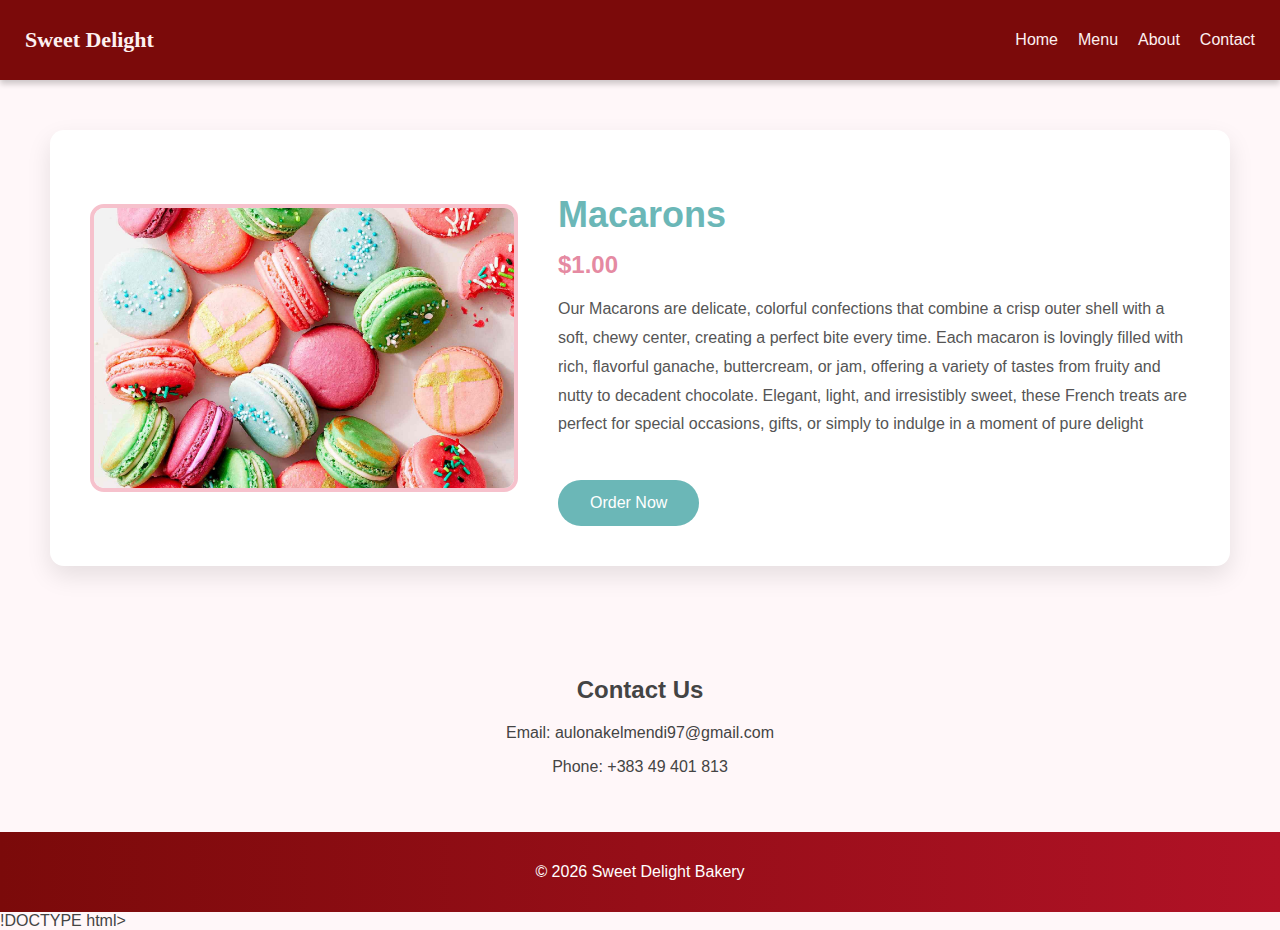
<file: pages/macarons.html>
<!DOCTYPE html>
<html lang="en">
<head>
  <meta charset="UTF-8">
  <title>Macarons | Sweet Delight Bakery</title>

  <style>
    body {
      margin: 0;
      font-family: "Segoe UI", sans-serif;
      background-color: #fff7f9;
      color: #444;
    }

    /******** NAVBAR ********/
.navbar {
    display: flex;
    justify-content: space-between;
    align-items: center;
    background: #7b0a0a;
    padding: 15px 25px;
    box-shadow: 0 4px 6px rgba(0,0,0,0.2);
}

.logo {
    color: #fdf0f0;
    font-size: 22px;
    font-weight: bold;
    font-family: Brush Script MT;
}

.nav-links {
    list-style: none;
    display: flex;
    gap: 20px;
}

.nav-links li a {
    color: #fdf0f0;
    text-decoration: none;
    font-family: Arial;
}

.nav-links li a:hover {
    color: #ffd6d6;
}

.menu-toggle {
    display: none;
    font-size: 26px;
    color: #fdf0f0;
    cursor: pointer;
}

    .container {
      max-width: 1100px;
      margin: 50px auto;
      background: #ffffff;
      padding: 40px;
      border-radius: 14px;
      box-shadow: 0 10px 25px rgba(0,0,0,0.1);
    }

    .product {
      display: flex;
      gap: 40px;
      flex-wrap: wrap;
      align-items: center;
    }

    .product img {
      max-width: 420px;
      width: 100%;
      border-radius: 14px;
      border: 4px solid #f6c1cc;
    }

    .product-details {
      flex: 1;
    }

    h1 {
      font-size: 36px;
      color: #6bb7b7;
      margin-bottom: 10px;
    }

    .price {
      font-size: 24px;
      color: #e58aa2;
      margin: 15px 0;
      font-weight: bold;
    }

    .description {
      font-size: 16px;
      line-height: 1.8;
      color: #555;
    }

    .btn {
      display: inline-block;
      margin-top: 25px;
      padding: 14px 32px;
      background-color: #6bb7b7;
      color: #ffffff;
      text-decoration: none;
      border-radius: 30px;
      font-size: 16px;
      transition: 0.3s ease;
    }

    .btn:hover {
      background-color: #559e9e;
      transform: translateY(-2px);
    }

    /******** SECTIONS ********/
section {
    padding: 40px 20px;
    text-align: center;
}


    /******** FOOTER ********/
footer {
    background: linear-gradient(90deg, #7b0a0a, #b11226);
    color: white;
    text-align: center;
    padding: 15px;
}

    @media (max-width: 768px) {
      .product {
        text-align: center;
      }
    }
  </style>
</head>
<body>

    <nav class="navbar">
    <div class="logo">Sweet Delight</div>

    <div class="menu-toggle" onclick="toggleMenu()">☰</div>

    <ul class="nav-links" id="navLinks">
        <li><a href="index.html">Home</a></li>
        <li><a href="pastries.html">Menu</a></li>
        <li><a href="index.html#about">About</a></li>
        <li><a href="#contact">Contact</a></li>
    </ul>
</nav>

  <div class="container">
    <div class="product">

      <img src="../images/macarons.jpg" alt="macarons">

      <div class="product-details">
        <h1>Macarons</h1>
        <p class="price">$1.00</p>

        <p class="description">
          Our Macarons are delicate, colorful confections that combine a crisp outer shell 
          with a soft, chewy center, creating a perfect bite every time. Each macaron is 
          lovingly filled with rich, flavorful ganache, buttercream, or jam, offering a variety 
          of tastes from fruity and nutty to decadent chocolate. Elegant, light, and irresistibly 
          sweet, these French treats are perfect for special occasions, gifts, or 
          simply to indulge in a moment of pure delight
        </p>

        <a href="#" class="btn">Order Now</a>
      </div>

    </div>
  </div>

  <section id="contact">
    <h2>Contact Us</h2>
    <p>Email: aulonakelmendi97@gmail.com</p>
    <p>Phone: +383 49 401 813</p>
</section>

<footer>
    <p>© 2026 Sweet Delight Bakery</p>
</footer>

</body>
</html>!DOCTYPE html>
</file>
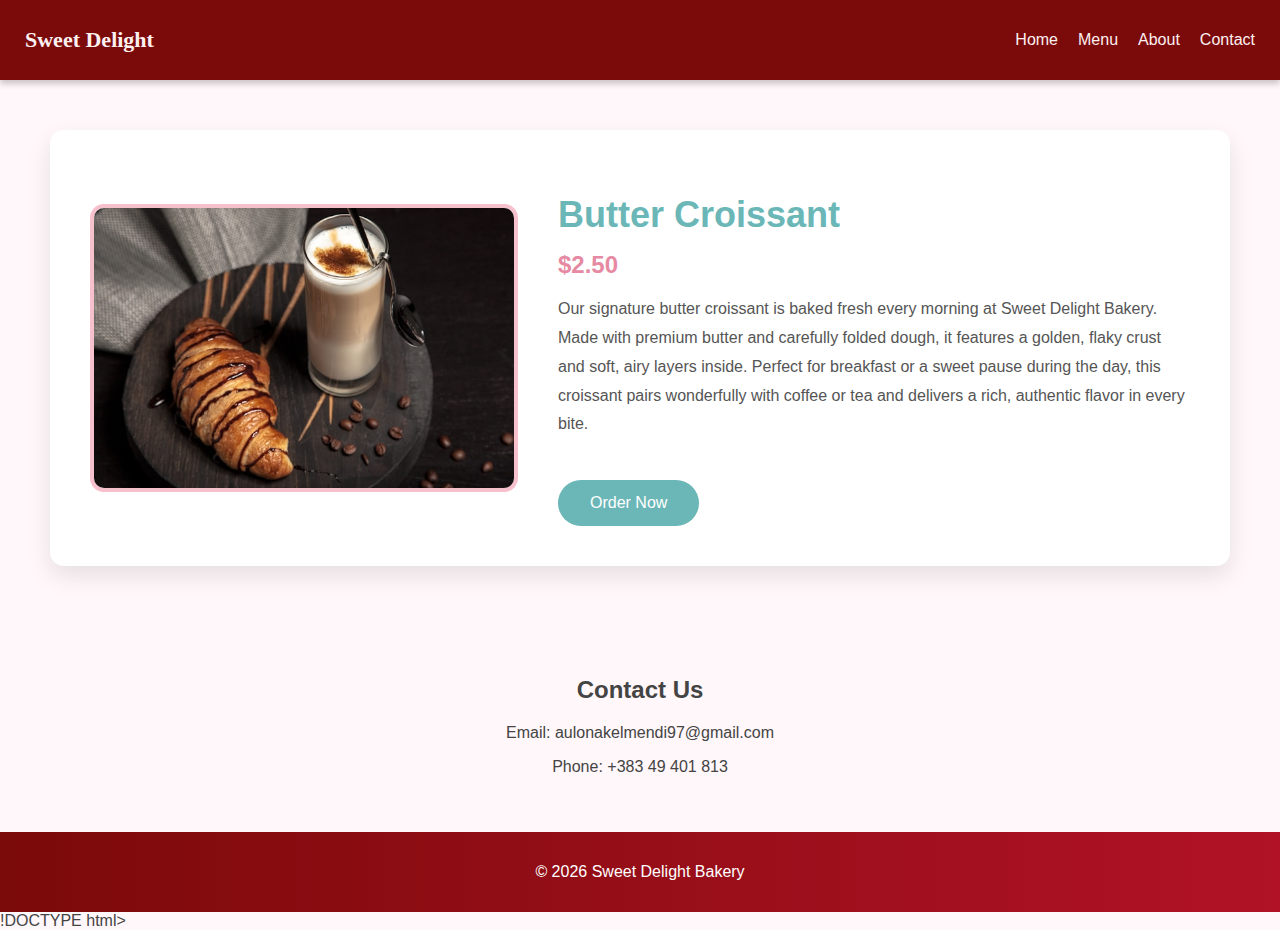
<file: pages/menu.html>
<html lang="en">
<head>
  <meta charset="UTF-8">
  <title>Croissant | Sweet Delight Bakery</title>

  <style>
    body {
      margin: 0;
      font-family: "Segoe UI", sans-serif;
      background-color: #fff7f9;
      color: #444;
    }

    /******** NAVBAR ********/
.navbar {
    display: flex;
    justify-content: space-between;
    align-items: center;
    background: #7b0a0a;
    padding: 15px 25px;
    box-shadow: 0 4px 6px rgba(0,0,0,0.2);
}

.logo {
    color: #fdf0f0;
    font-size: 22px;
    font-weight: bold;
    font-family: Brush Script MT;
}

.nav-links {
    list-style: none;
    display: flex;
    gap: 20px;
}

.nav-links li a {
    color: #fdf0f0;
    text-decoration: none;
    font-family: Arial;
}

.nav-links li a:hover {
    color: #ffd6d6;
}

.menu-toggle {
    display: none;
    font-size: 26px;
    color: #fdf0f0;
    cursor: pointer;
}

    .container {
      max-width: 1100px;
      margin: 50px auto;
      background: #ffffff;
      padding: 40px;
      border-radius: 14px;
      box-shadow: 0 10px 25px rgba(0,0,0,0.1);
    }

    .product {
      display: flex;
      gap: 40px;
      flex-wrap: wrap;
      align-items: center;
    }

    .product img {
      max-width: 420px;
      width: 100%;
      border-radius: 14px;
      border: 4px solid #f6c1cc;
    }

    .product-details {
      flex: 1;
    }

    h1 {
      font-size: 36px;
      color: #6bb7b7;
      margin-bottom: 10px;
    }

    .price {
      font-size: 24px;
      color: #e58aa2;
      margin: 15px 0;
      font-weight: bold;
    }

    .description {
      font-size: 16px;
      line-height: 1.8;
      color: #555;
    }

    .btn {
      display: inline-block;
      margin-top: 25px;
      padding: 14px 32px;
      background-color: #6bb7b7;
      color: #ffffff;
      text-decoration: none;
      border-radius: 30px;
      font-size: 16px;
      transition: 0.3s ease;
    }

    .btn:hover {
      background-color: #559e9e;
      transform: translateY(-2px);
    }

    /******** SECTIONS ********/
section {
    padding: 40px 20px;
    text-align: center;
}


    /******** FOOTER ********/
footer {
    background: linear-gradient(90deg, #7b0a0a, #b11226);
    color: white;
    text-align: center;
    padding: 15px;
}

    @media (max-width: 768px) {
      .product {
        text-align: center;
      }
    }
  </style>
</head>
<body>

    <nav class="navbar">
    <div class="logo">Sweet Delight</div>

    <div class="menu-toggle" onclick="toggleMenu()">☰</div>

    <ul class="nav-links" id="navLinks">
        <li><a href="index.html">Home</a></li>
        <li><a href="pastries.html">Menu</a></li>
        <li><a href="index.html#about">About</a></li>
        <li><a href="#contact">Contact</a></li>
    </ul>
</nav>

  <div class="container">
    <div class="product">

      <img src="../images/croissant.jpg" alt="Butter Croissant">

      <div class="product-details">
        <h1>Butter Croissant</h1>
        <p class="price">$2.50</p>

        <p class="description">
          Our signature butter croissant is baked fresh every morning at Sweet
          Delight Bakery. Made with premium butter and carefully folded dough,
          it features a golden, flaky crust and soft, airy layers inside.
          Perfect for breakfast or a sweet pause during the day, this croissant
          pairs wonderfully with coffee or tea and delivers a rich, authentic
          flavor in every bite.
        </p>

        <a href="#" class="btn">Order Now</a>
      </div>

    </div>
  </div>

  <section id="contact">
    <h2>Contact Us</h2>
    <p>Email: aulonakelmendi97@gmail.com</p>
    <p>Phone: +383 49 401 813</p>
</section>

<footer>
    <p>© 2026 Sweet Delight Bakery</p>
</footer>

</body>
</html>!DOCTYPE html>
</file>
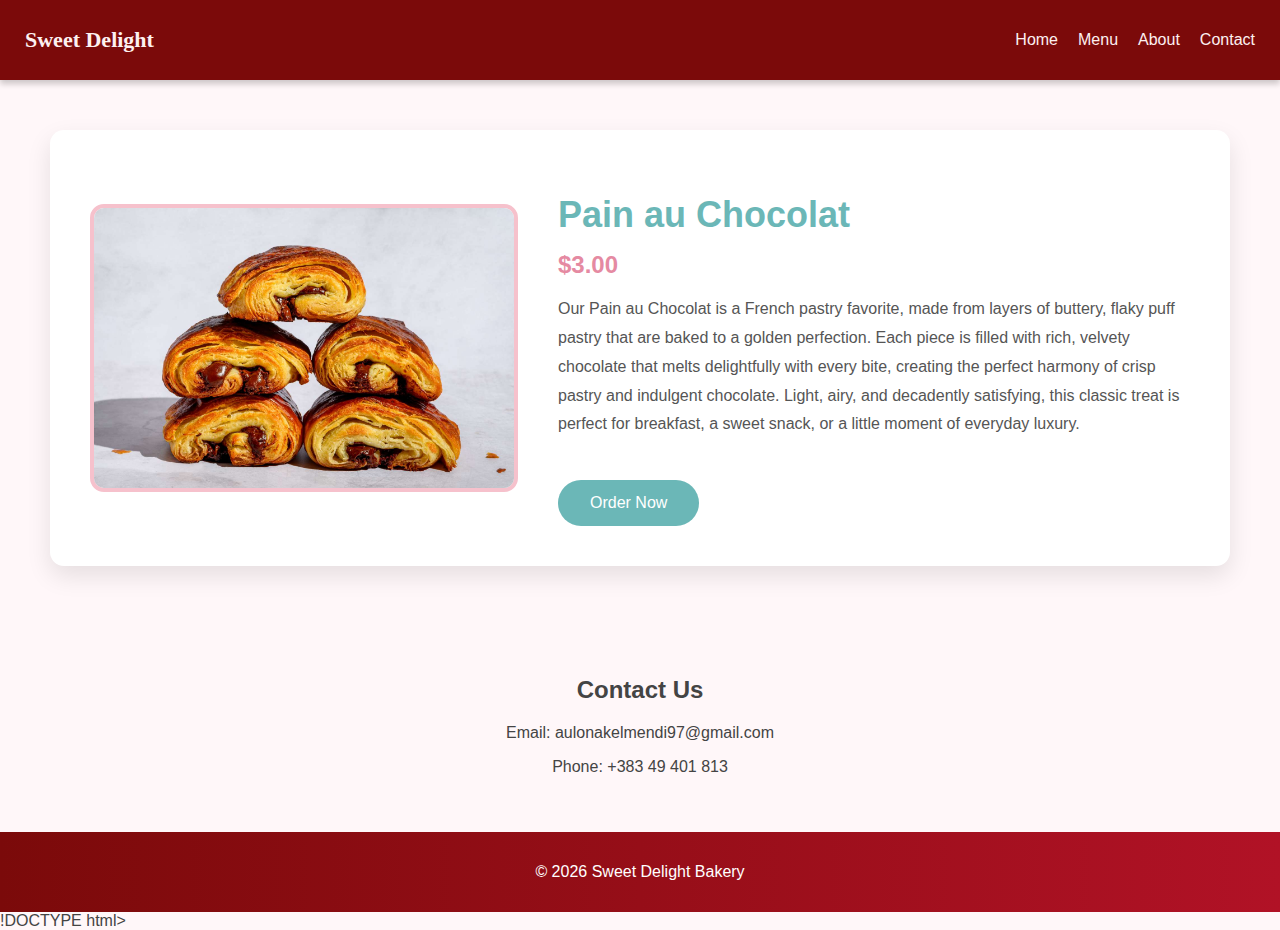
<file: pages/painauchocolat.html>
<!DOCTYPE html>
<html lang="en">
<head>
  <meta charset="UTF-8">
  <title> Pain au Chocolat| Sweet Delight Bakery</title>

  <style>
    body {
      margin: 0;
      font-family: "Segoe UI", sans-serif;
      background-color: #fff7f9;
      color: #444;
    }

    /******** NAVBAR ********/
.navbar {
    display: flex;
    justify-content: space-between;
    align-items: center;
    background: #7b0a0a;
    padding: 15px 25px;
    box-shadow: 0 4px 6px rgba(0,0,0,0.2);
}

.logo {
    color: #fdf0f0;
    font-size: 22px;
    font-weight: bold;
    font-family: Brush Script MT;
}

.nav-links {
    list-style: none;
    display: flex;
    gap: 20px;
}

.nav-links li a {
    color: #fdf0f0;
    text-decoration: none;
    font-family: Arial;
}

.nav-links li a:hover {
    color: #ffd6d6;
}

.menu-toggle {
    display: none;
    font-size: 26px;
    color: #fdf0f0;
    cursor: pointer;
}

    .container {
      max-width: 1100px;
      margin: 50px auto;
      background: #ffffff;
      padding: 40px;
      border-radius: 14px;
      box-shadow: 0 10px 25px rgba(0,0,0,0.1);
    }

    .product {
      display: flex;
      gap: 40px;
      flex-wrap: wrap;
      align-items: center;
    }

    .product img {
      max-width: 420px;
      width: 100%;
      border-radius: 14px;
      border: 4px solid #f6c1cc;
    }

    .product-details {
      flex: 1;
    }

    h1 {
      font-size: 36px;
      color: #6bb7b7;
      margin-bottom: 10px;
    }

    .price {
      font-size: 24px;
      color: #e58aa2;
      margin: 15px 0;
      font-weight: bold;
    }

    .description {
      font-size: 16px;
      line-height: 1.8;
      color: #555;
    }

    .btn {
      display: inline-block;
      margin-top: 25px;
      padding: 14px 32px;
      background-color: #6bb7b7;
      color: #ffffff;
      text-decoration: none;
      border-radius: 30px;
      font-size: 16px;
      transition: 0.3s ease;
    }

    .btn:hover {
      background-color: #559e9e;
      transform: translateY(-2px);
    }

    /******** SECTIONS ********/
section {
    padding: 40px 20px;
    text-align: center;
}


    /******** FOOTER ********/
footer {
    background: linear-gradient(90deg, #7b0a0a, #b11226);
    color: white;
    text-align: center;
    padding: 15px;
}

    @media (max-width: 768px) {
      .product {
        text-align: center;
      }
    }
  </style>
</head>
<body>

    <nav class="navbar">
    <div class="logo">Sweet Delight</div>

    <div class="menu-toggle" onclick="toggleMenu()">☰</div>

    <ul class="nav-links" id="navLinks">
        <li><a href="index.html">Home</a></li>
        <li><a href="pastries.html">Menu</a></li>
        <li><a href="index.html#about">About</a></li>
        <li><a href="#contact">Contact</a></li>
    </ul>
</nav>

  <div class="container">
    <div class="product">

      <img src="../images/PainauChocolat.jpg" alt="PainauChocolat">

      <div class="product-details">
        <h1>Pain au Chocolat</h1>
        <p class="price">$3.00</p>

        <p class="description">
          Our Pain au Chocolat is a French pastry favorite, made from layers of buttery, 
          flaky puff pastry that are baked to a golden perfection. Each piece is filled with 
          rich, velvety chocolate that melts delightfully with every bite, creating the perfect 
          harmony of crisp pastry and indulgent chocolate. Light, airy, and decadently satisfying,
         this classic treat is perfect for breakfast, a sweet snack, or a little 
         moment of everyday luxury.
        </p>

        <a href="#" class="btn">Order Now</a>
      </div>

    </div>
  </div>

  <section id="contact">
    <h2>Contact Us</h2>
    <p>Email: aulonakelmendi97@gmail.com</p>
    <p>Phone: +383 49 401 813</p>
</section>

<footer>
    <p>© 2026 Sweet Delight Bakery</p>
</footer>

</body>
</html>!DOCTYPE html>
</file>
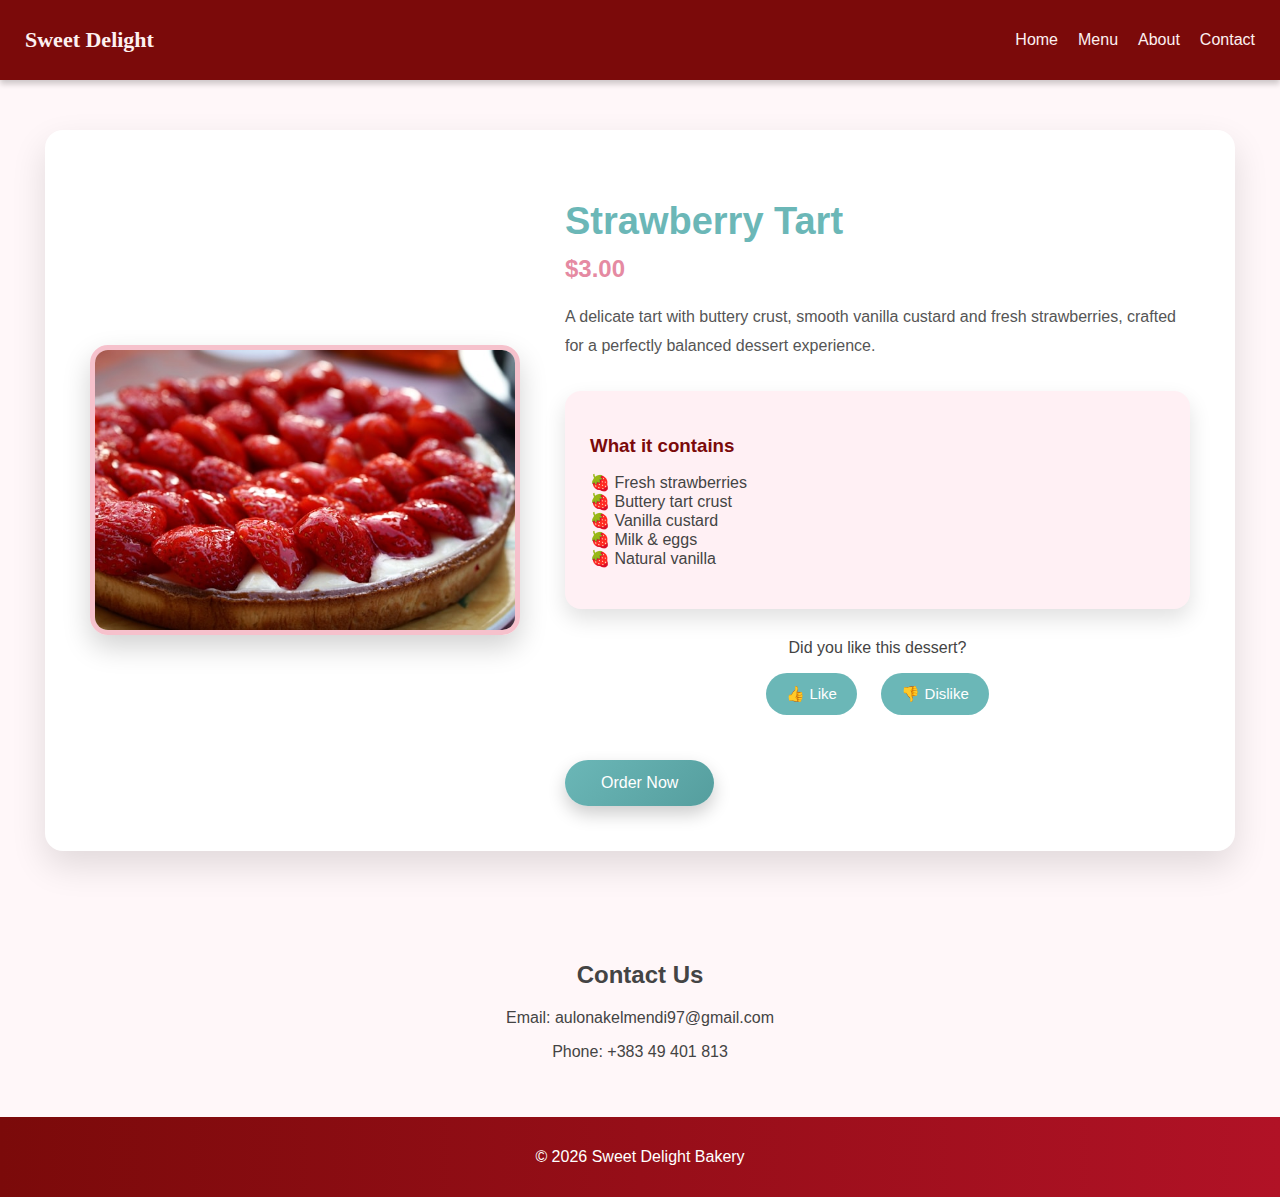
<file: pages/StrawberryTart.html>
<!DOCTYPE html>
<html lang="en">
<head>
  <meta charset="UTF-8">
  <title>Strawberry Tart | Sweet Delight Bakery</title>

  <style>
    body {
      margin: 0;
      font-family: "Segoe UI", sans-serif;
      background-color: #fff7f9;
      color: #444;
    }

    .navbar {
      display: flex;
      justify-content: space-between;
      align-items: center;
      background: #7b0a0a;
      padding: 15px 25px;
      box-shadow: 0 4px 6px rgba(0,0,0,0.2);
    }

    .logo {
      color: #fdf0f0;
      font-size: 22px;
      font-weight: bold;
      font-family: Brush Script MT;
    }

    .nav-links {
      list-style: none;
      display: flex;
      gap: 20px;
    }

    .nav-links li a {
      color: #fdf0f0;
      text-decoration: none;
      font-family: Arial;
    }

    .nav-links li a:hover {
      color: #ffd6d6;
    }

    .container {
      max-width: 1100px;
      margin: 50px auto;
      background: #ffffff;
      padding: 45px;
      border-radius: 18px;
      box-shadow: 0 15px 35px rgba(0,0,0,0.12);
    }

    .product {
      display: flex;
      gap: 45px;
      flex-wrap: wrap;
      align-items: center;
    }

    .product img {
      max-width: 420px;
      width: 100%;
      border-radius: 18px;
      border: 5px solid #f6c1cc;
      box-shadow: 0 12px 28px rgba(0,0,0,0.18);
    }

    .product-details {
      flex: 1;
    }

    h1 {
      font-size: 38px;
      color: #6bb7b7;
      margin-bottom: 8px;
    }

    .price {
      font-size: 24px;
      color: #e58aa2;
      margin: 12px 0 20px;
      font-weight: bold;
    }

    .description {
      font-size: 16px;
      line-height: 1.8;
      color: #555;
    }

    .ingredients-box {
      margin-top: 30px;
      background: #fff0f4;
      padding: 25px;
      border-radius: 16px;
      box-shadow: 0 10px 22px rgba(0,0,0,0.12);
    }

    .ingredients-box h3 {
      margin-bottom: 15px;
      color: #7b0a0a;
    }

    .ingredients-box ul {
      list-style: none;
      padding: 0;
    }

    .ingredients-box li::before {
      content: "🍓 ";
    }

    .feedback {
      margin-top: 30px;
      text-align: center;
    }

    .feedback button {
      padding: 12px 20px;
      margin: 0 10px;
      border: none;
      border-radius: 30px;
      font-size: 15px;
      cursor: pointer;
      background: #6bb7b7;
      color: white;
      transition: 0.3s;
    }

    .feedback button:hover {
      background: #559e9e;
      transform: translateY(-2px);
    }

    .feedback-message {
      margin-top: 15px;
      font-weight: bold;
      color: #7b0a0a;
    }

    .btn {
      display: inline-block;
      margin-top: 30px;
      padding: 14px 36px;
      background: linear-gradient(135deg, #6bb7b7, #559e9e);
      color: #ffffff;
      text-decoration: none;
      border-radius: 30px;
      font-size: 16px;
      box-shadow: 0 8px 18px rgba(0,0,0,0.2);
    }

    
    #cart-msg {
      margin-top: 15px;
      font-size: 16px;
      font-weight: bold;
      color: #7b0a0a;
      display: none;
    }

    section {
      padding: 40px 20px;
      text-align: center;
    }

    footer {
      background: linear-gradient(90deg, #7b0a0a, #b11226);
      color: white;
      text-align: center;
      padding: 15px;
    }

    @media (max-width: 768px) {
      .product {
        text-align: center;
      }
    }
  </style>
</head>
<body>

<nav class="navbar">
  <div class="logo">Sweet Delight</div>
  <ul class="nav-links">
    <li><a href="index.html">Home</a></li>
    <li><a href="pastries.html">Menu</a></li>
    <li><a href="index.html#about">About</a></li>
    <li><a href="#contact">Contact</a></li>
  </ul>
</nav>

<div class="container">
  <div class="product">

    <img src="../images/tart.jpg" alt="Strawberry Tart">

    <div class="product-details">
      <h1>Strawberry Tart</h1>
      <p class="price">$3.00</p>

      <p class="description">
        A delicate tart with buttery crust, smooth vanilla custard and fresh strawberries,
        crafted for a perfectly balanced dessert experience.
      </p>

      <div class="ingredients-box">
        <h3>What it contains</h3>
        <ul>
          <li>Fresh strawberries</li>
          <li>Buttery tart crust</li>
          <li>Vanilla custard</li>
          <li>Milk & eggs</li>
          <li>Natural vanilla</li>
        </ul>
      </div>

      <div class="feedback">
        <p>Did you like this dessert?</p>
        <button onclick="like()">👍 Like</button>
        <button onclick="dislike()">👎 Dislike</button>
        <div id="feedbackMessage" class="feedback-message"></div>
      </div>

      
      <a href="#" class="btn" onclick="addToCart(event)">Order Now</a>
      <div id="cart-msg">In the cart – Enjoy ❤️</div>

    </div>
  </div>
</div>

<section id="contact">
  <h2>Contact Us</h2>
  <p>Email: aulonakelmendi97@gmail.com</p>
  <p>Phone: +383 49 401 813</p>
</section>

<footer>
  <p>© 2026 Sweet Delight Bakery</p>
</footer>

<script>
  function like() {
    document.getElementById("feedbackMessage").innerText =
      "Thank you! We're happy you liked it 💖";
  }

  function dislike() {
    document.getElementById("feedbackMessage").innerText =
      "Thank you for your feedback! We'll improve 😊";
  }

  function addToCart(event) {
    event.preventDefault();
    document.getElementById("cart-msg").style.display = "block";
  }
</script>

</body>
</html>
</file>
<file: style/style.css>
/******** RESET ********/
* {
    box-sizing: border-box;
    margin: 0;
    padding: 0;
}

html {
    scroll-behavior: smooth;
}

body {
    font-family: Arial, sans-serif;
    background-color: #fdf0f0;
    color: #4a0e0e;
}

/******** NAVBAR ********/
.navbar {
    display: flex;
    justify-content: space-between;
    align-items: center;
    background: #7b0a0a;
    padding: 15px 25px;
    box-shadow: 0 4px 6px rgba(0,0,0,0.2);
}

.logo {
    color: #fdf0f0;
    font-size: 22px;
    font-weight: bold;
    font-family: Brush Script MT;
}

.nav-links {
    list-style: none;
    display: flex;
    gap: 20px;
}

.nav-links li a {
    color: #fdf0f0;
    text-decoration: none;
    font-family: Arial;
}

.nav-links li a:hover {
    color: #ffd6d6;
}

.menu-toggle {
    display: none;
    font-size: 26px;
    color: #fdf0f0;
    cursor: pointer;
}

/******** HERO ********/
.hero {
    text-align: left;
    /* background: #b11226; */
    background-image: url(../images/background.jpg);
    background-size: cover;
    font-family: Blackadder ITC;
    font-size: 30px;
    font-weight: 300;
    padding: 16% 8%;
    color: #fff5f5;
}

.hero p {
    font-family: serif;
    font-size: 20px;
}

.macarons {
    padding: 5% 10%;
    background-color: #7b0a0a;
}

.macaronsContainer {
    display: flex;
}

.macaronsContainer img {
    width: 100%;
}

.macaronsContent {
    padding: 3% 6%;
}

.macaronsContent h2 {
    color: white;
    font-size: 50px;
    font-family: MV Boli;
}

.macaronsContent h4 {
    color: white;
    font-weight: 100;
    font-family: Perpetua;
}

.macaronsContent p {
    color: white;
    font-family: 'Gill Sans', 'Gill Sans MT', Calibri, 'Trebuchet MS', sans-serif;
    line-height: 1.4;
}

.applepie {
    padding: 5% 10%;
    background-color: white;
}

.pieContainer {
    display: flex;
}


.pieContent {
    padding: 3% 6%;
    text-align: center;
}

.pieContent h2 {
    font-size: 55px;
    font-family: MV Boli;
}

.pieContent h3 {
    font-weight: 900;
    justify-self: center;
    background-color: #ffd6d6;
    padding: 20px 40px;
    border-radius: 15px;
    color: #7b0a0a;
    font-size: 40px;
    width: fit-content;
}

.pieContent p {
    font-family: 'Gill Sans', 'Gill Sans MT', Calibri, 'Trebuchet MS', sans-serif;
    line-height: 1.4;
}



/******** SECTIONS ********/
section {
    padding: 40px 20px;
    text-align: center;
}

/******** MENU CARDS ********/
#menu {
    margin-top: 5%;
}

.menu-container {
    display: flex;
    justify-content: center;
    gap: 25px;
    flex-wrap: wrap;
}

.card {
    background: #fff5f5;
    padding: 20px;
    width: 27%;
    border-radius: 16px;
    box-shadow: 0 6px 14px rgba(183, 18, 38, 0.25);
    border-top: 6px solid #b11226;
    transition: transform 0.3s, box-shadow 0.3s;
}

.card:hover {
    transform: translateY(-6px);
    box-shadow: 0 14px 26px rgba(183, 18, 38, 0.35);
}

.card img {
    width: 100%;
}

button {
    margin-top: 10px;
    background: linear-gradient(135deg, #7b0a0a, #b11226);
    border: none;
    padding: 10px;
    color: white;
    cursor: pointer;
    border-radius: 20px;
    font-weight: bold;
}

button:hover {
    opacity: 0.9;
}

.more a{
    text-decoration: none;
    color: white;
    font-weight: 300;
    padding: 15px 16px;
    font-size: 17px;
}

#about {
    padding: 2% 10%;
}

.aboutus {
    display: flex;
    padding: 3%;
}

.aboutus p {
    line-height: 1.5;
    padding-right: 2%;
}

.aboutus img {
    width: 30%;
}

/******** FOOTER ********/
footer {
    background: linear-gradient(90deg, #7b0a0a, #b11226);
    color: white;
    text-align: center;
    padding: 15px;
}

/******** 📱 RESPONSIVE ********/
@media (max-width: 768px) {

    .menu-toggle {
        display: block;
    }

    .nav-links {
        position: absolute;
        top: 65px;
        right: 0;
        background: linear-gradient(180deg, #7b0a0a, #b11226);
        flex-direction: column;
        width: 100%;
        text-align: center;
        display: none;
        padding: 20px 0;
    }

    .nav-links li {
        margin: 15px 0;
    }

    .nav-links.show {
        display: flex;
    }

    .menu-container {
        flex-direction: column;
        align-items: center;
    }
}
</file>
